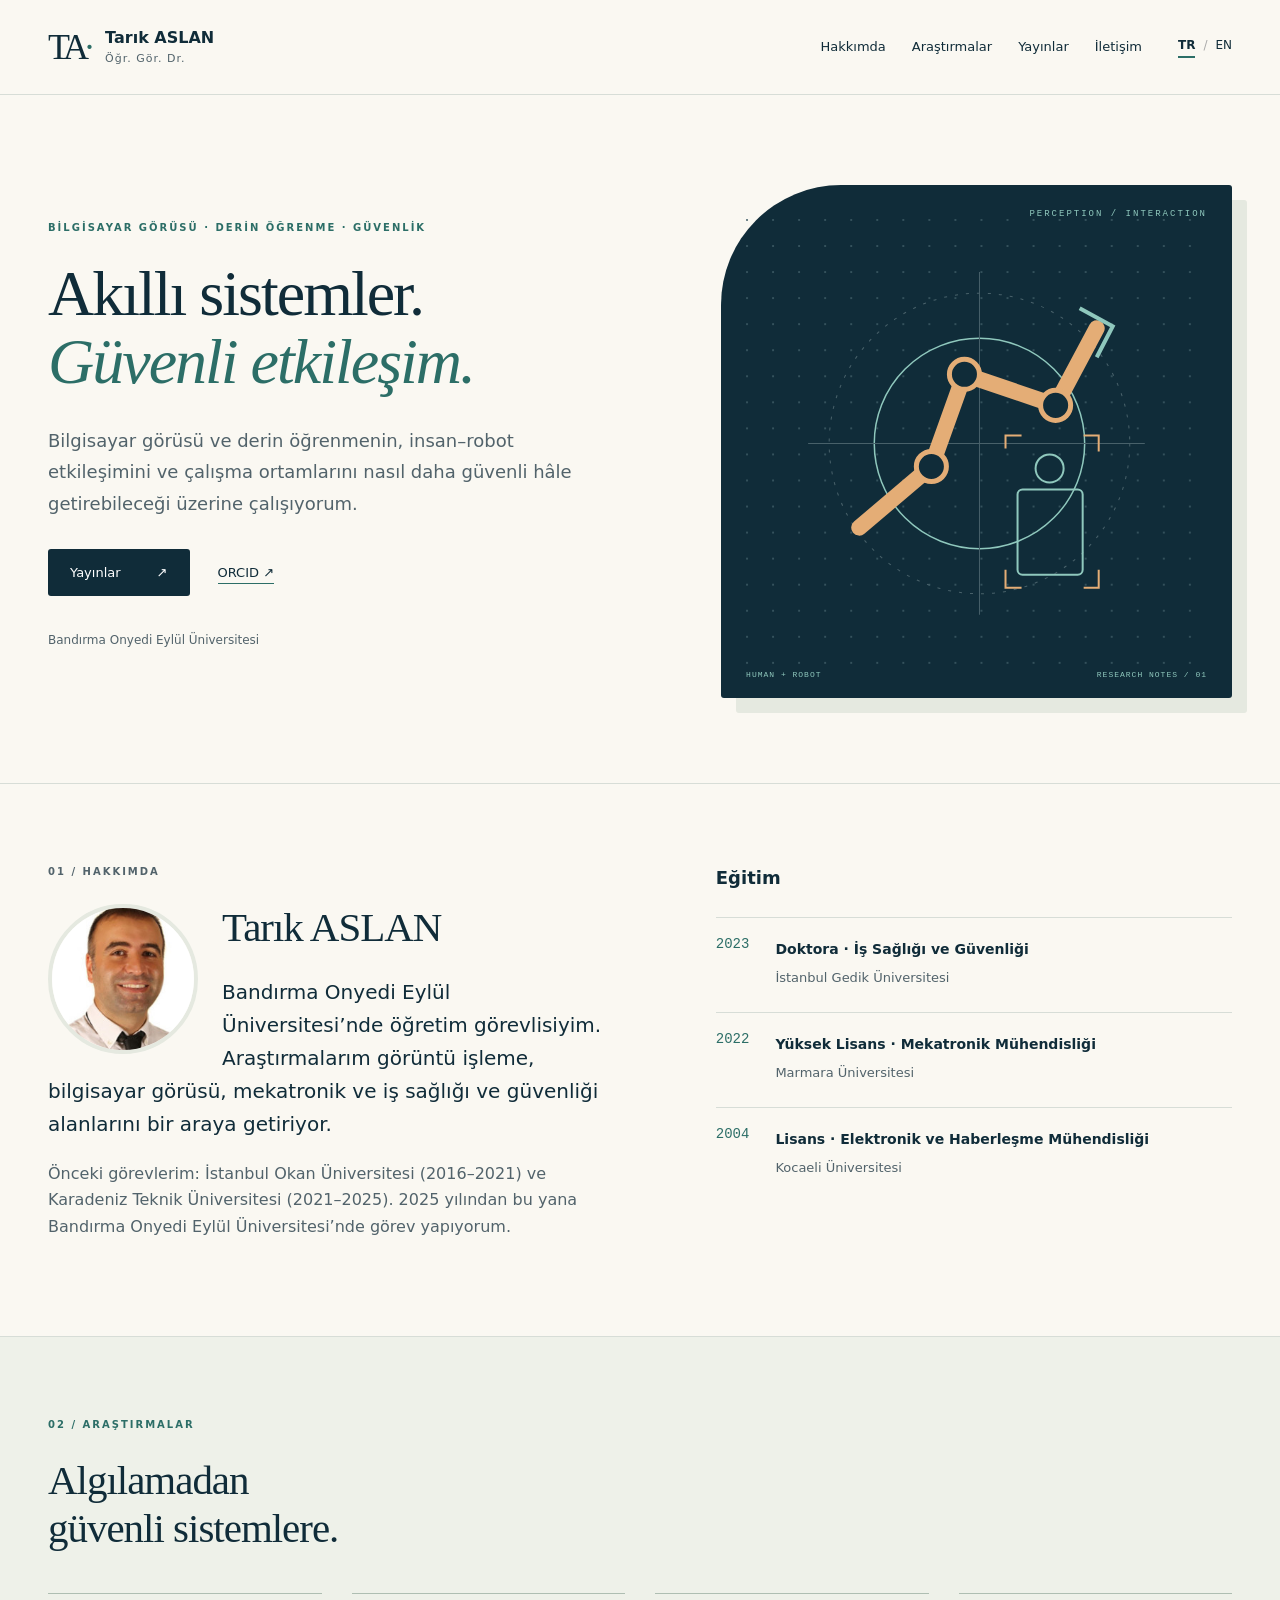
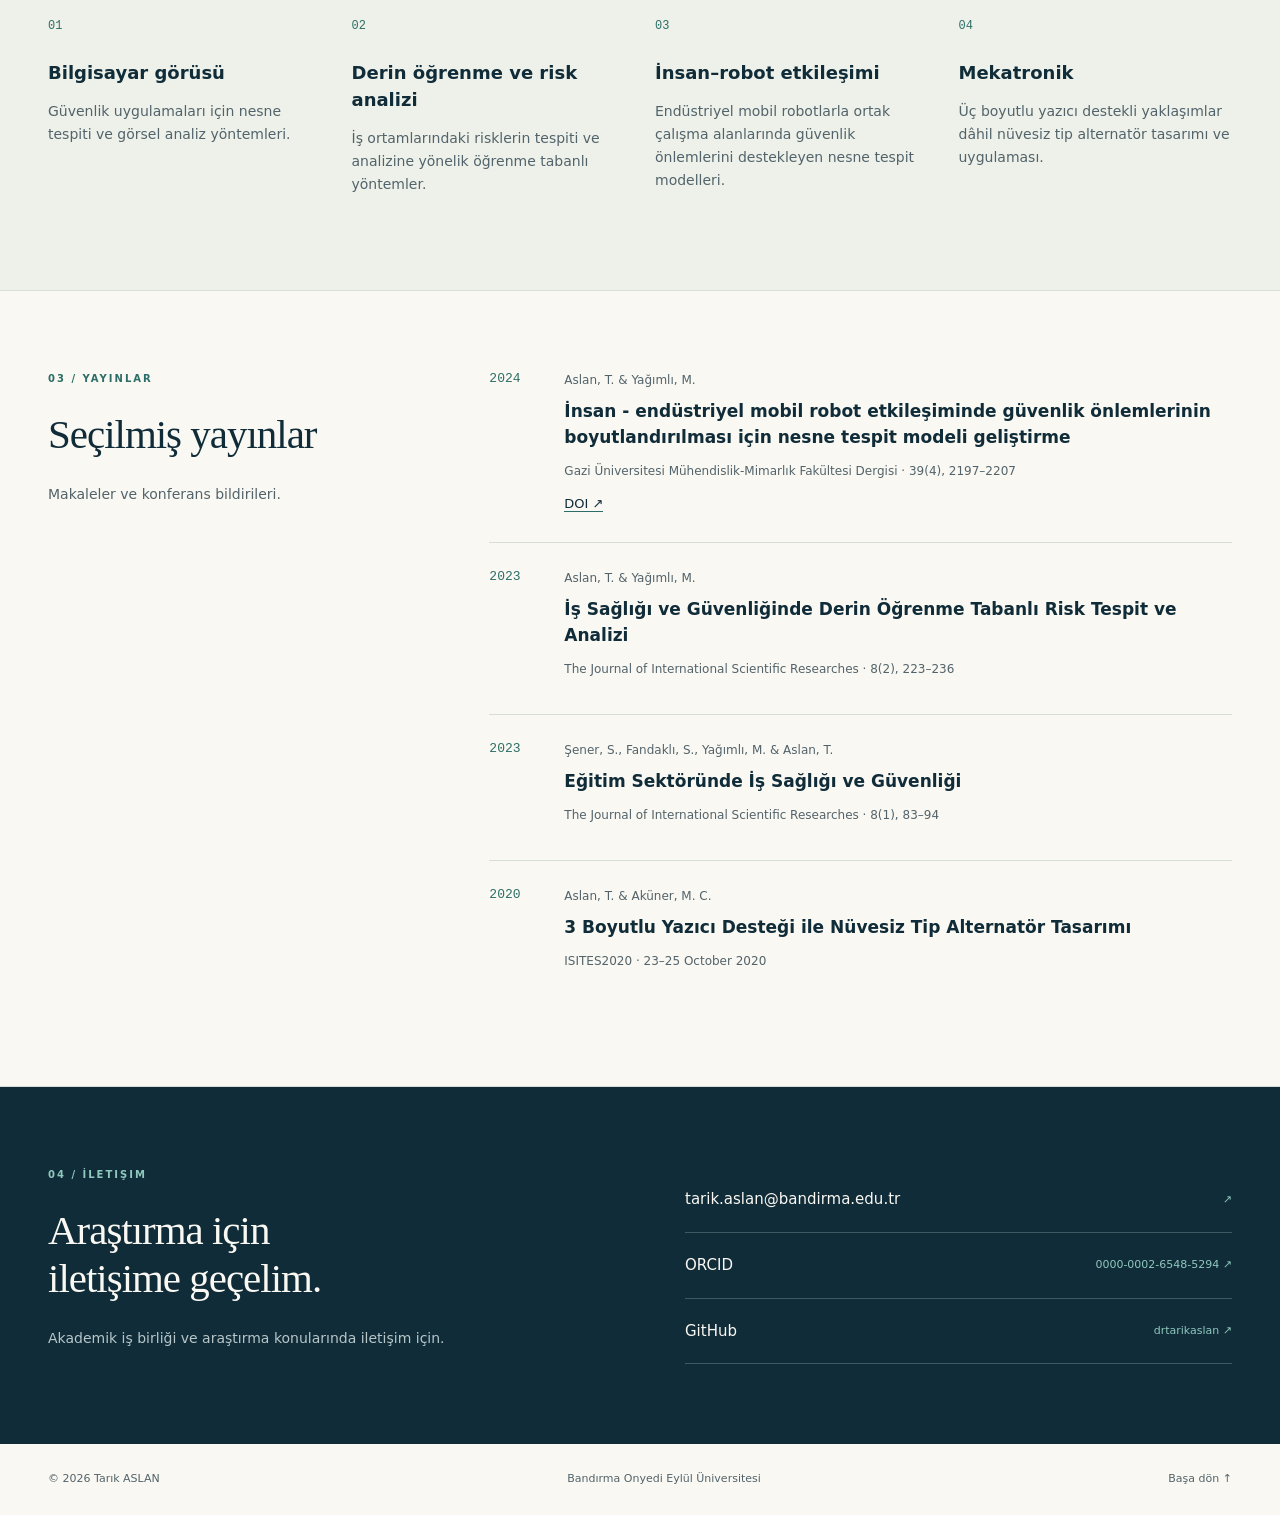
<file: index.html>
<!doctype html><html lang="tr"><head><meta charset="utf-8"><meta name="viewport" content="width=device-width, initial-scale=1"><title>Tarık ASLAN | Bilgisayar Görüsü ve Güvenli Robotik</title><meta name="description" content="Bandırma Onyedi Eylül Üniversitesi’nde öğretim görevlisiyim. Araştırmalarım görüntü işleme, bilgisayar görüsü, mekatronik ve iş sağlığı ve güvenliği alanlarını bir araya getiriyor."><meta name="theme-color" content="#102c39"><link rel="canonical" href="https://tarikaslan.com/"><link rel="alternate" hreflang="tr" href="https://tarikaslan.com/"><link rel="alternate" hreflang="en" href="https://tarikaslan.com/en/"><link rel="alternate" hreflang="x-default" href="https://tarikaslan.com/"><meta property="og:title" content="Tarık ASLAN · Academic Portfolio"><meta property="og:description" content="Bilgisayar görüsü ve derin öğrenmenin, insan–robot etkileşimini ve çalışma ortamlarını nasıl daha güvenli hâle getirebileceği üzerine çalışıyorum."><meta property="og:type" content="website"><meta property="og:url" content="https://tarikaslan.com/"><link rel="icon" href="./favicon.svg" type="image/svg+xml"><link rel="stylesheet" href="./style.css"></head><body>
<a class="skip" href="#main">İçeriğe geç</a><header class="site-header"><a href="./" class="brand"><span class="brand-mark">TA<span>·</span></span><span>Tarık ASLAN<small>Öğr. Gör. Dr.</small></span></a><nav aria-label="Ana gezinme"><a href="#about">Hakkımda</a><a href="#research">Araştırmalar</a><a href="#publications">Yayınlar</a><a href="#contact">İletişim</a></nav><div class="language" aria-label="Language"><a href="./" hreflang="tr" aria-current="page">TR</a><span>/</span><a href="./en/" hreflang="en" >EN</a></div></header>
<main id="main"><section class="hero"><div class="hero-copy"><p class="eyebrow">BİLGİSAYAR GÖRÜSÜ · DERİN ÖĞRENME · GÜVENLİK</p><h1>Akıllı sistemler.<br><em>Güvenli etkileşim.</em></h1><p class="lead">Bilgisayar görüsü ve derin öğrenmenin, insan–robot etkileşimini ve çalışma ortamlarını nasıl daha güvenli hâle getirebileceği üzerine çalışıyorum.</p><div class="hero-actions"><a class="button" href="#publications">Yayınlar <span>↗</span></a><a class="text-link" href="https://orcid.org/0000-0002-6548-5294">ORCID ↗</a></div><p class="affiliation">Bandırma Onyedi Eylül Üniversitesi</p></div><div class="hero-visual" aria-hidden="true"><div class="visual-label">PERCEPTION / INTERACTION</div><svg viewBox="0 0 460 450" fill="none"><defs><pattern id="grid" width="26" height="26" patternUnits="userSpaceOnUse"><circle cx="1" cy="1" r="1" fill="#3d5b65"/></pattern></defs><rect width="460" height="450" fill="url(#grid)"/><circle cx="233" cy="224" r="150" stroke="#48616a" stroke-dasharray="3 8"/><circle cx="233" cy="224" r="105" stroke="#8fc8bd" stroke-width="1.5"/><path d="M62 224H398M233 53V395" stroke="#48616a"/><path d="M113 308L185 247L218 155L309 186L350 109" stroke="#e4ad76" stroke-width="16" stroke-linecap="round" stroke-linejoin="round"/><circle cx="185" cy="247" r="15" fill="#102c39" stroke="#e4ad76" stroke-width="5"/><circle cx="218" cy="155" r="15" fill="#102c39" stroke="#e4ad76" stroke-width="5"/><circle cx="309" cy="186" r="15" fill="#102c39" stroke="#e4ad76" stroke-width="5"/><path d="M333 89L366 107L350 138" stroke="#8fc8bd" stroke-width="4"/><rect x="271" y="270" width="65" height="85" rx="5" stroke="#8fc8bd" stroke-width="2"/><circle cx="303" cy="249" r="14" stroke="#8fc8bd" stroke-width="2"/><path d="M259 229V216H275M337 216H352V232M259 350V368H275M337 368H352V350" stroke="#e4ad76" stroke-width="2"/></svg><div class="visual-bottom"><span>HUMAN + ROBOT</span><span>RESEARCH NOTES / 01</span></div></div></section>
<section id="about" class="section about"><div><p class="eyebrow">01 / HAKKIMDA</p><img class="portrait" src="./portrait.jpg" alt="Öğr. Gör. Dr. Tarık Aslan" width="200" height="200" loading="lazy"><h2>Tarık ASLAN</h2><p class="about-intro">Bandırma Onyedi Eylül Üniversitesi’nde öğretim görevlisiyim. Araştırmalarım görüntü işleme, bilgisayar görüsü, mekatronik ve iş sağlığı ve güvenliği alanlarını bir araya getiriyor.</p><p>Önceki görevlerim: İstanbul Okan Üniversitesi (2016–2021) ve Karadeniz Teknik Üniversitesi (2021–2025). 2025 yılından bu yana Bandırma Onyedi Eylül Üniversitesi’nde görev yapıyorum.</p></div><div class="education"><h3>Eğitim</h3><ul><li><span>2023</span><div><strong>Doktora · İş Sağlığı ve Güvenliği</strong><p>İstanbul Gedik Üniversitesi</p></div></li><li><span>2022</span><div><strong>Yüksek Lisans · Mekatronik Mühendisliği</strong><p>Marmara Üniversitesi</p></div></li><li><span>2004</span><div><strong>Lisans · Elektronik ve Haberleşme Mühendisliği</strong><p>Kocaeli Üniversitesi</p></div></li></ul></div></section>
<section id="research" class="section research"><div class="section-heading"><p class="eyebrow">02 / ARAŞTIRMALAR</p><h2>Algılamadan<br>güvenli sistemlere.</h2></div><div class="research-grid"><article class="research-card"><span class="number">01</span><h3>Bilgisayar görüsü</h3><p>Güvenlik uygulamaları için nesne tespiti ve görsel analiz yöntemleri.</p></article><article class="research-card"><span class="number">02</span><h3>Derin öğrenme ve risk analizi</h3><p>İş ortamlarındaki risklerin tespiti ve analizine yönelik öğrenme tabanlı yöntemler.</p></article><article class="research-card"><span class="number">03</span><h3>İnsan–robot etkileşimi</h3><p>Endüstriyel mobil robotlarla ortak çalışma alanlarında güvenlik önlemlerini destekleyen nesne tespit modelleri.</p></article><article class="research-card"><span class="number">04</span><h3>Mekatronik</h3><p>Üç boyutlu yazıcı destekli yaklaşımlar dâhil nüvesiz tip alternatör tasarımı ve uygulaması.</p></article></div></section>
<section id="publications" class="section publications"><div class="section-heading"><p class="eyebrow">03 / YAYINLAR</p><h2>Seçilmiş yayınlar</h2><p>Makaleler ve konferans bildirileri.</p></div><div><article class="publication"><span class="year">2024</span><div><p class="authors">Aslan, T. &amp; Yağımlı, M.</p><h3>İnsan - endüstriyel mobil robot etkileşiminde güvenlik önlemlerinin boyutlandırılması için nesne tespit modeli geliştirme</h3><p class="journal">Gazi Üniversitesi Mühendislik-Mimarlık Fakültesi Dergisi · 39(4), 2197–2207</p><a class="text-link" href="https://doi.org/10.17341/gazimmfd.1306981">DOI ↗</a></div></article><article class="publication"><span class="year">2023</span><div><p class="authors">Aslan, T. &amp; Yağımlı, M.</p><h3>İş Sağlığı ve Güvenliğinde Derin Öğrenme Tabanlı Risk Tespit ve Analizi</h3><p class="journal">The Journal of International Scientific Researches · 8(2), 223–236</p></div></article><article class="publication"><span class="year">2023</span><div><p class="authors">Şener, S., Fandaklı, S., Yağımlı, M. &amp; Aslan, T.</p><h3>Eğitim Sektöründe İş Sağlığı ve Güvenliği</h3><p class="journal">The Journal of International Scientific Researches · 8(1), 83–94</p></div></article><article class="publication"><span class="year">2020</span><div><p class="authors">Aslan, T. &amp; Aküner, M. C.</p><h3>3 Boyutlu Yazıcı Desteği ile Nüvesiz Tip Alternatör Tasarımı</h3><p class="journal">ISITES2020 · 23–25 October 2020</p></div></article></div></section>
<section id="contact" class="section contact"><div><p class="eyebrow">04 / İLETIŞIM</p><h2>Araştırma için<br>iletişime geçelim.</h2><p>Akademik iş birliği ve araştırma konularında iletişim için.</p></div><div class="contact-links"><a href="mailto:tarik.aslan@bandirma.edu.tr">tarik.aslan@bandirma.edu.tr <span>↗</span></a><a href="https://orcid.org/0000-0002-6548-5294">ORCID <span>0000-0002-6548-5294 ↗</span></a><a href="https://github.com/drtarikaslan">GitHub <span>drtarikaslan ↗</span></a></div></section></main><footer><span>© 2026 Tarık ASLAN</span><span>Bandırma Onyedi Eylül Üniversitesi</span><a href="#main">Başa dön ↑</a></footer></body></html>
</file>
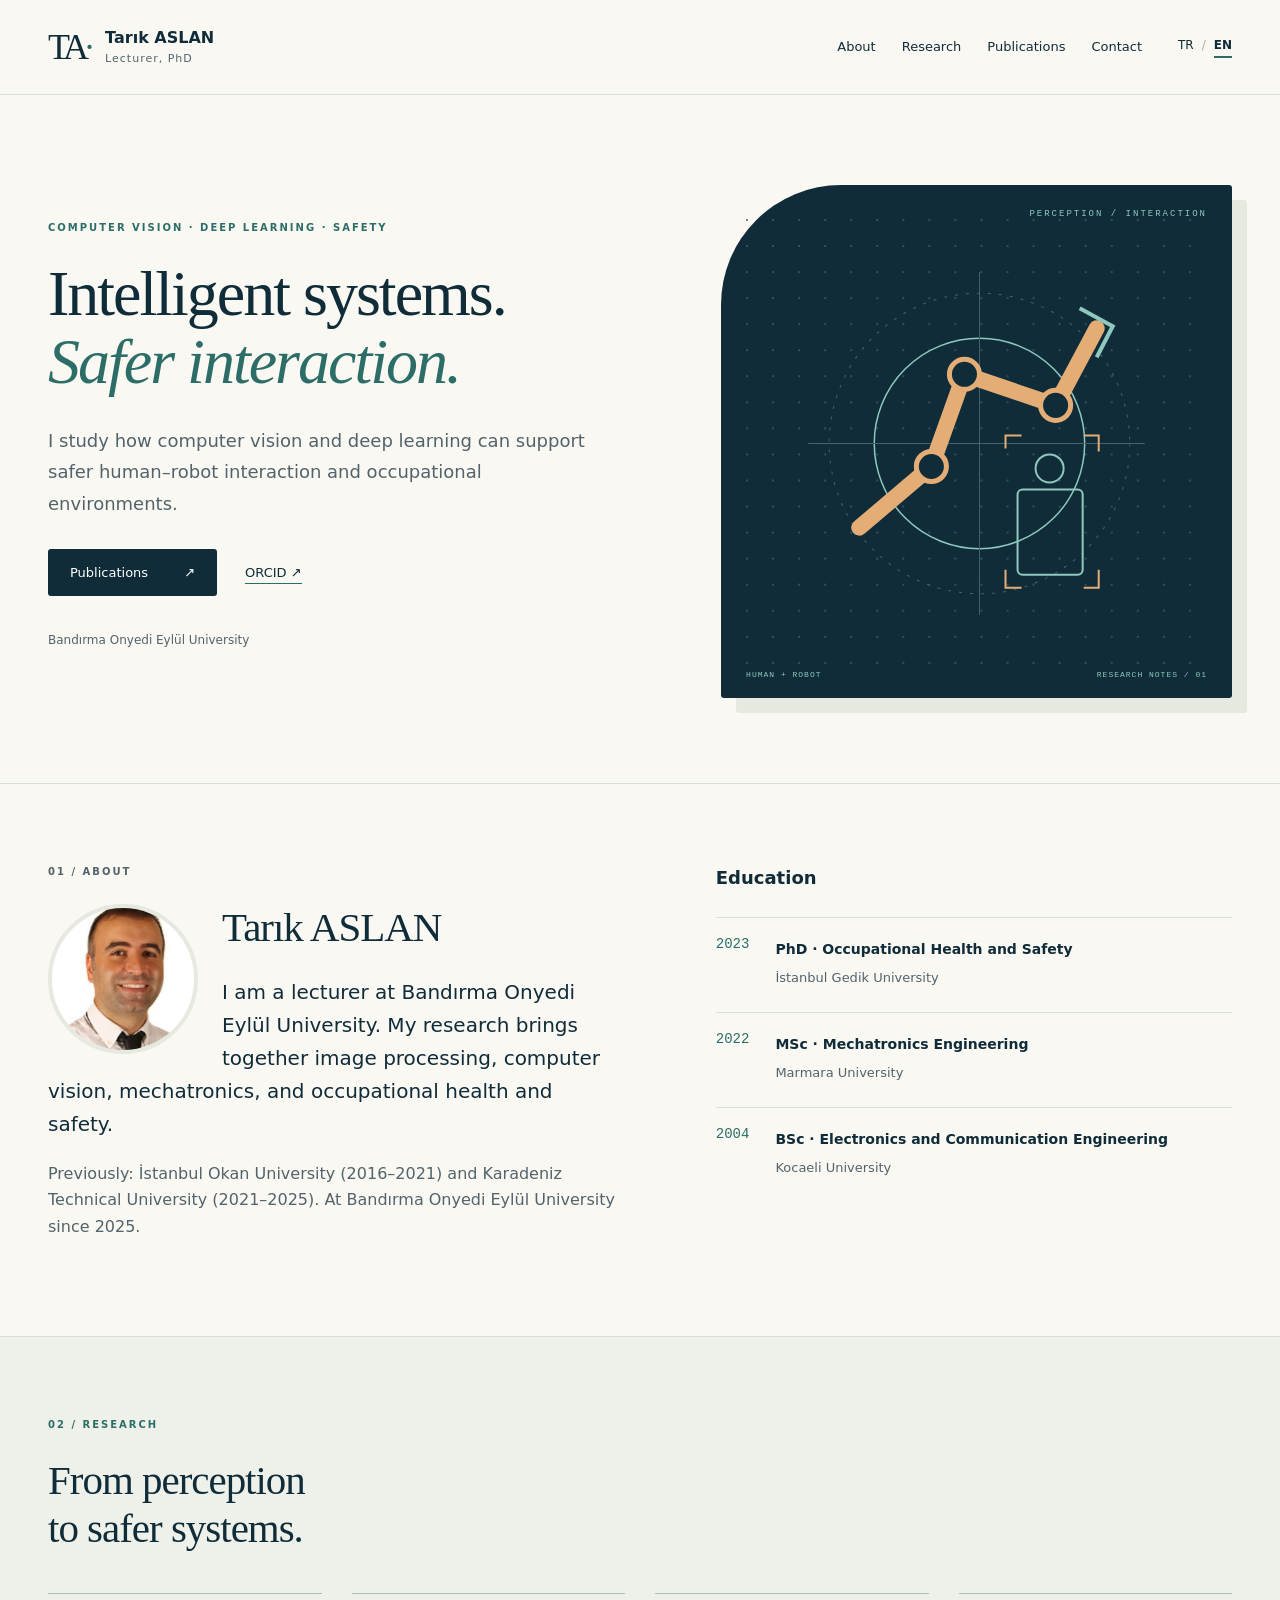
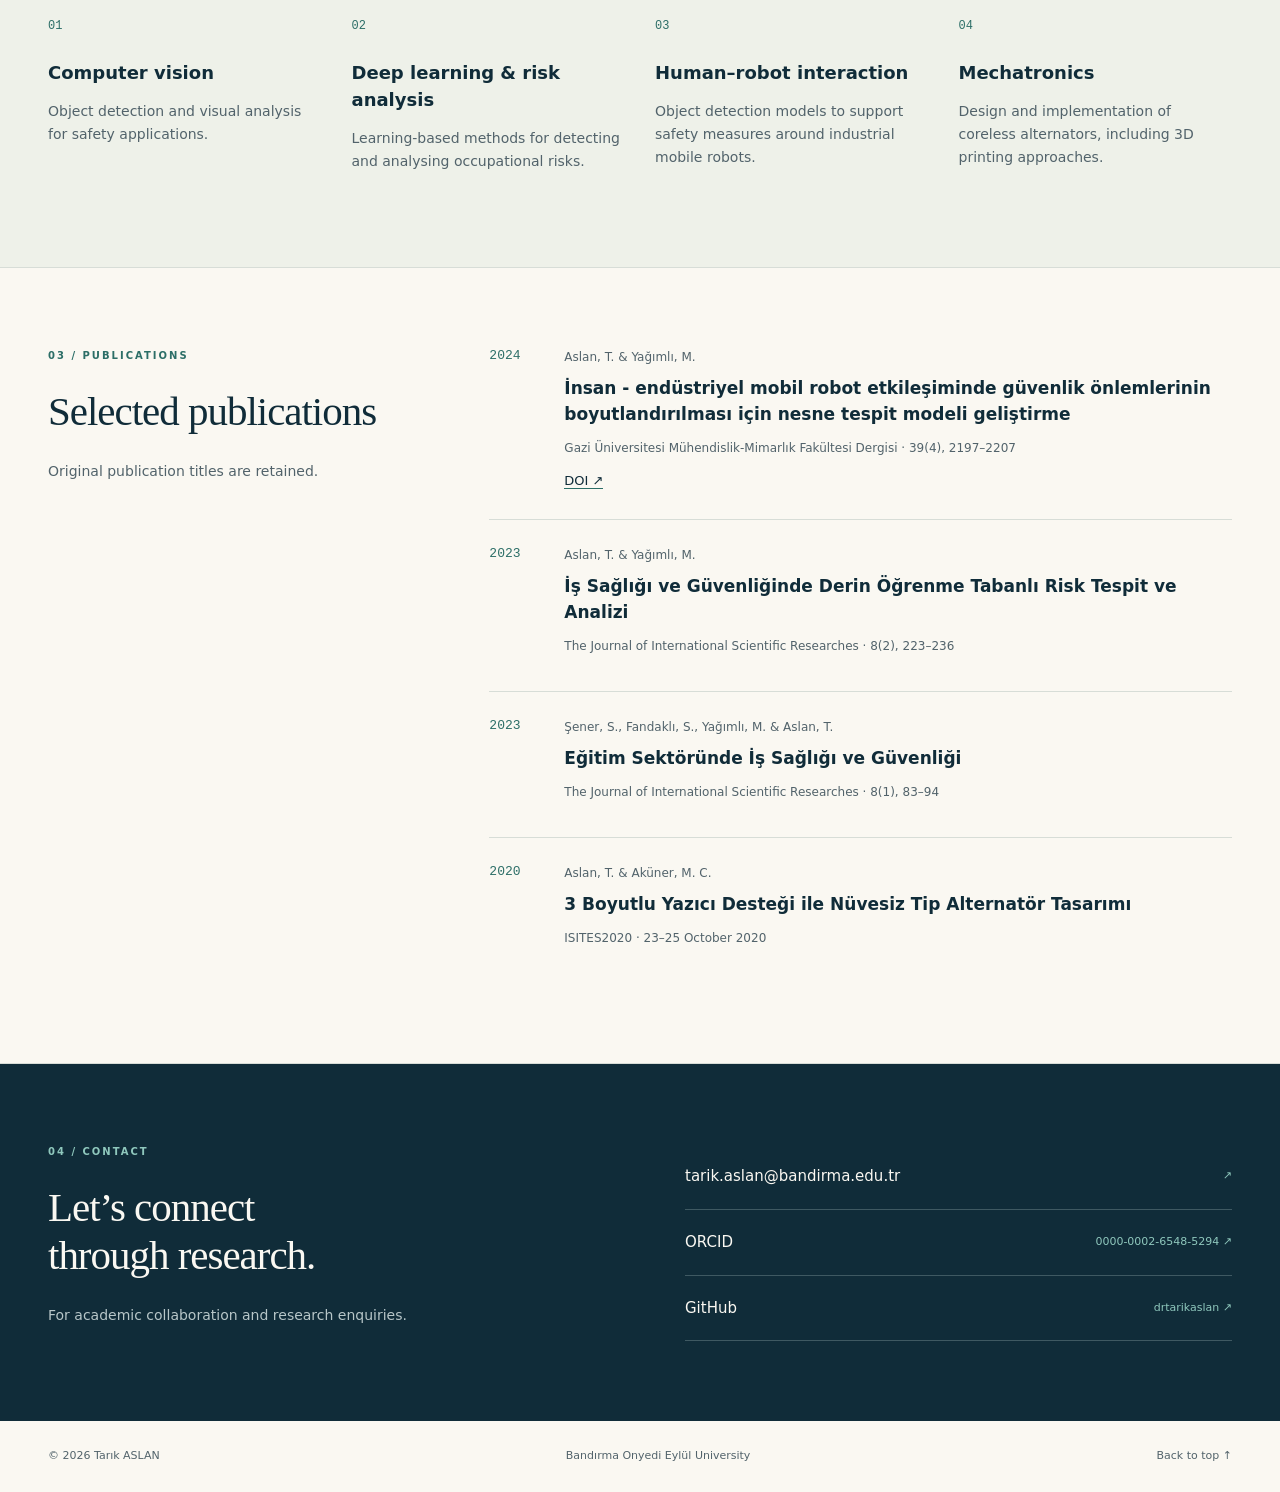
<file: en/index.html>
<!doctype html><html lang="en"><head><meta charset="utf-8"><meta name="viewport" content="width=device-width, initial-scale=1"><title>Tarık ASLAN | Computer Vision & Safe Robotics</title><meta name="description" content="I am a lecturer at Bandırma Onyedi Eylül University. My research brings together image processing, computer vision, mechatronics, and occupational health and safety."><meta name="theme-color" content="#102c39"><link rel="canonical" href="https://tarikaslan.com/en/"><link rel="alternate" hreflang="tr" href="https://tarikaslan.com/"><link rel="alternate" hreflang="en" href="https://tarikaslan.com/en/"><link rel="alternate" hreflang="x-default" href="https://tarikaslan.com/"><meta property="og:title" content="Tarık ASLAN · Academic Portfolio"><meta property="og:description" content="I study how computer vision and deep learning can support safer human–robot interaction and occupational environments."><meta property="og:type" content="website"><meta property="og:url" content="https://tarikaslan.com/en/"><link rel="icon" href="../favicon.svg" type="image/svg+xml"><link rel="stylesheet" href="../style.css"></head><body>
<a class="skip" href="#main">Skip to content</a><header class="site-header"><a href="../" class="brand"><span class="brand-mark">TA<span>·</span></span><span>Tarık ASLAN<small>Lecturer, PhD</small></span></a><nav aria-label="Main navigation"><a href="#about">About</a><a href="#research">Research</a><a href="#publications">Publications</a><a href="#contact">Contact</a></nav><div class="language" aria-label="Language"><a href="../" hreflang="tr" >TR</a><span>/</span><a href="../en/" hreflang="en" aria-current="page">EN</a></div></header>
<main id="main"><section class="hero"><div class="hero-copy"><p class="eyebrow">COMPUTER VISION · DEEP LEARNING · SAFETY</p><h1>Intelligent systems.<br><em>Safer interaction.</em></h1><p class="lead">I study how computer vision and deep learning can support safer human–robot interaction and occupational environments.</p><div class="hero-actions"><a class="button" href="#publications">Publications <span>↗</span></a><a class="text-link" href="https://orcid.org/0000-0002-6548-5294">ORCID ↗</a></div><p class="affiliation">Bandırma Onyedi Eylül University</p></div><div class="hero-visual" aria-hidden="true"><div class="visual-label">PERCEPTION / INTERACTION</div><svg viewBox="0 0 460 450" fill="none"><defs><pattern id="grid" width="26" height="26" patternUnits="userSpaceOnUse"><circle cx="1" cy="1" r="1" fill="#3d5b65"/></pattern></defs><rect width="460" height="450" fill="url(#grid)"/><circle cx="233" cy="224" r="150" stroke="#48616a" stroke-dasharray="3 8"/><circle cx="233" cy="224" r="105" stroke="#8fc8bd" stroke-width="1.5"/><path d="M62 224H398M233 53V395" stroke="#48616a"/><path d="M113 308L185 247L218 155L309 186L350 109" stroke="#e4ad76" stroke-width="16" stroke-linecap="round" stroke-linejoin="round"/><circle cx="185" cy="247" r="15" fill="#102c39" stroke="#e4ad76" stroke-width="5"/><circle cx="218" cy="155" r="15" fill="#102c39" stroke="#e4ad76" stroke-width="5"/><circle cx="309" cy="186" r="15" fill="#102c39" stroke="#e4ad76" stroke-width="5"/><path d="M333 89L366 107L350 138" stroke="#8fc8bd" stroke-width="4"/><rect x="271" y="270" width="65" height="85" rx="5" stroke="#8fc8bd" stroke-width="2"/><circle cx="303" cy="249" r="14" stroke="#8fc8bd" stroke-width="2"/><path d="M259 229V216H275M337 216H352V232M259 350V368H275M337 368H352V350" stroke="#e4ad76" stroke-width="2"/></svg><div class="visual-bottom"><span>HUMAN + ROBOT</span><span>RESEARCH NOTES / 01</span></div></div></section>
<section id="about" class="section about"><div><p class="eyebrow">01 / ABOUT</p><img class="portrait" src="../portrait.jpg" alt="Lecturer Dr. Tarık Aslan" width="200" height="200" loading="lazy"><h2>Tarık ASLAN</h2><p class="about-intro">I am a lecturer at Bandırma Onyedi Eylül University. My research brings together image processing, computer vision, mechatronics, and occupational health and safety.</p><p>Previously: İstanbul Okan University (2016–2021) and Karadeniz Technical University (2021–2025). At Bandırma Onyedi Eylül University since 2025.</p></div><div class="education"><h3>Education</h3><ul><li><span>2023</span><div><strong>PhD · Occupational Health and Safety</strong><p>İstanbul Gedik University</p></div></li><li><span>2022</span><div><strong>MSc · Mechatronics Engineering</strong><p>Marmara University</p></div></li><li><span>2004</span><div><strong>BSc · Electronics and Communication Engineering</strong><p>Kocaeli University</p></div></li></ul></div></section>
<section id="research" class="section research"><div class="section-heading"><p class="eyebrow">02 / RESEARCH</p><h2>From perception<br>to safer systems.</h2></div><div class="research-grid"><article class="research-card"><span class="number">01</span><h3>Computer vision</h3><p>Object detection and visual analysis for safety applications.</p></article><article class="research-card"><span class="number">02</span><h3>Deep learning & risk analysis</h3><p>Learning-based methods for detecting and analysing occupational risks.</p></article><article class="research-card"><span class="number">03</span><h3>Human–robot interaction</h3><p>Object detection models to support safety measures around industrial mobile robots.</p></article><article class="research-card"><span class="number">04</span><h3>Mechatronics</h3><p>Design and implementation of coreless alternators, including 3D printing approaches.</p></article></div></section>
<section id="publications" class="section publications"><div class="section-heading"><p class="eyebrow">03 / PUBLICATIONS</p><h2>Selected publications</h2><p>Original publication titles are retained.</p></div><div><article class="publication"><span class="year">2024</span><div><p class="authors">Aslan, T. &amp; Yağımlı, M.</p><h3>İnsan - endüstriyel mobil robot etkileşiminde güvenlik önlemlerinin boyutlandırılması için nesne tespit modeli geliştirme</h3><p class="journal">Gazi Üniversitesi Mühendislik-Mimarlık Fakültesi Dergisi · 39(4), 2197–2207</p><a class="text-link" href="https://doi.org/10.17341/gazimmfd.1306981">DOI ↗</a></div></article><article class="publication"><span class="year">2023</span><div><p class="authors">Aslan, T. &amp; Yağımlı, M.</p><h3>İş Sağlığı ve Güvenliğinde Derin Öğrenme Tabanlı Risk Tespit ve Analizi</h3><p class="journal">The Journal of International Scientific Researches · 8(2), 223–236</p></div></article><article class="publication"><span class="year">2023</span><div><p class="authors">Şener, S., Fandaklı, S., Yağımlı, M. &amp; Aslan, T.</p><h3>Eğitim Sektöründe İş Sağlığı ve Güvenliği</h3><p class="journal">The Journal of International Scientific Researches · 8(1), 83–94</p></div></article><article class="publication"><span class="year">2020</span><div><p class="authors">Aslan, T. &amp; Aküner, M. C.</p><h3>3 Boyutlu Yazıcı Desteği ile Nüvesiz Tip Alternatör Tasarımı</h3><p class="journal">ISITES2020 · 23–25 October 2020</p></div></article></div></section>
<section id="contact" class="section contact"><div><p class="eyebrow">04 / CONTACT</p><h2>Let’s connect<br>through research.</h2><p>For academic collaboration and research enquiries.</p></div><div class="contact-links"><a href="mailto:tarik.aslan@bandirma.edu.tr">tarik.aslan@bandirma.edu.tr <span>↗</span></a><a href="https://orcid.org/0000-0002-6548-5294">ORCID <span>0000-0002-6548-5294 ↗</span></a><a href="https://github.com/drtarikaslan">GitHub <span>drtarikaslan ↗</span></a></div></section></main><footer><span>© 2026 Tarık ASLAN</span><span>Bandırma Onyedi Eylül University</span><a href="#main">Back to top ↑</a></footer></body></html>
</file>
<file: style.css>
:root{--ink:#102c39;--paper:#faf8f2;--muted:#52636b;--line:#d7ddd7;--teal:#2c6e67;--mint:#8fc8bd}*{box-sizing:border-box}html{scroll-behavior:smooth;scroll-padding-top:100px}body{margin:0;background:var(--paper);color:var(--ink);font:16px/1.65 system-ui,-apple-system,BlinkMacSystemFont,"Segoe UI",sans-serif}a{color:inherit;text-decoration:none}a:hover{text-decoration:underline;text-underline-offset:5px}a:focus-visible{outline:3px solid var(--teal);outline-offset:5px}.skip{position:absolute;left:15px;top:-100px;background:white;padding:12px;z-index:10}.skip:focus{top:10px}.site-header{max-width:1320px;margin:auto;padding:26px 48px;display:flex;align-items:center;gap:36px;border-bottom:1px solid var(--line)}.brand{display:flex;align-items:center;gap:15px;line-height:1.25;font-weight:650;white-space:nowrap}.brand-mark{font:36px Georgia,serif;letter-spacing:-4px}.brand-mark span{color:var(--teal)}.brand small{display:block;margin-top:4px;font-size:11px;font-weight:500;color:var(--muted);letter-spacing:1px}nav{display:flex;gap:26px;margin-left:auto;font-size:13px}.language{display:flex;gap:8px;font-size:12px;white-space:nowrap}.language [aria-current]{font-weight:800;border-bottom:2px solid var(--teal)}.language span{color:#aaa}.hero{max-width:1320px;margin:auto;display:grid;grid-template-columns:1.2fr 1fr;gap:60px;padding:90px 48px 85px;align-items:center}.eyebrow{font-size:10px;font-weight:700;letter-spacing:2px;line-height:1.6;color:var(--teal);margin:0 0 24px}h1{font:clamp(42px,5vw,68px)/1.07 Georgia,"Times New Roman",serif;letter-spacing:-2px;margin:0 0 28px;font-weight:400}h1 em{color:var(--teal);font-weight:400}.lead{max-width:560px;font-size:18px;color:var(--muted);line-height:1.75}.hero-actions{display:flex;gap:28px;align-items:center;margin:30px 0}.button{display:inline-flex;gap:36px;background:var(--ink);color:#fff;padding:13px 22px;font-size:13px;border-radius:3px}.text-link{font-size:13px;border-bottom:1px solid var(--teal)}.affiliation{font-size:12px;color:var(--muted);margin-top:35px}.hero-visual{background:var(--ink);color:var(--mint);padding:24px 25px 19px;border-radius:120px 3px 3px 3px;box-shadow:15px 15px 0 #e5e9e0;min-width:0}.hero-visual svg{display:block;width:100%;height:auto}.visual-label{font:9px monospace;letter-spacing:2px;text-align:right}.visual-bottom{display:flex;justify-content:space-between;gap:10px;font:8px monospace;letter-spacing:1px}.section{max-width:1320px;margin:auto;padding:80px 48px;border-top:1px solid var(--line)}h2{font:clamp(32px,3.2vw,46px)/1.17 Georgia,serif;letter-spacing:-1px;margin:0 0 24px;font-weight:400}h3{font-size:18px;line-height:1.5;font-weight:600}.about{display:grid;grid-template-columns:1.1fr 1fr;gap:100px}.about p{color:var(--muted)}.about .about-intro{font-size:20px;color:var(--ink)}.education h3{margin:0 0 26px}.education ul{list-style:none;padding:0;margin:0}.education li{display:flex;gap:26px;padding:18px 0;border-top:1px solid var(--line)}.education li>span{font:14px monospace;color:var(--teal)}.education strong{font-size:14px;font-weight:600}.education p{font-size:13px;margin:5px 0}.research{background:#eef1e9}.research-grid{display:grid;grid-template-columns:repeat(4,1fr);gap:30px;margin-top:40px}.number{font:12px monospace;color:var(--teal)}.research-card{border-top:1px solid #aebeb2;padding-top:17px}.research-card h3{margin:22px 0 12px}.research-card p{font-size:14px;color:var(--muted)}.publications{display:grid;grid-template-columns:1fr 2fr;gap:70px}.section-heading>p:not(.eyebrow){font-size:14px;color:var(--muted)}.publication{display:grid;grid-template-columns:50px 1fr;gap:25px;padding:26px 0;border-top:1px solid var(--line)}.publication:first-child{padding-top:0;border:0}.year{font:13px monospace;color:var(--teal)}.authors{margin:0;color:var(--muted);font-size:12px}.publication h3{font-size:17px;font-weight:550;margin:8px 0 12px}.journal{font-size:12px;color:var(--muted);margin:0 0 8px}.contact{background:var(--ink);color:var(--paper);display:grid;grid-template-columns:1fr 1fr;gap:90px}.contact .eyebrow{color:var(--mint)}.contact p:not(.eyebrow){color:#b7c6c8;font-size:14px}.contact-links{align-self:center}.contact-links>a{display:flex;justify-content:space-between;gap:20px;align-items:center;border-bottom:1px solid #3f5962;padding:20px 0;font-size:15px;overflow-wrap:anywhere}.contact-links>a span{font-size:11px;color:var(--mint)}footer{max-width:1320px;margin:auto;display:flex;justify-content:space-between;gap:20px;padding:26px 48px;font-size:11px;color:var(--muted)}@media(max-width:1000px){.site-header{padding:24px;gap:20px}nav{gap:16px}.hero{padding:65px 24px;gap:35px}.section{padding:60px 24px}.about{gap:40px}.research-grid{grid-template-columns:repeat(2,1fr)}.publications{gap:35px}.contact{gap:40px}footer{padding:25px 24px}}@media(max-width:700px){.site-header{flex-wrap:wrap;padding:20px}.brand{font-size:14px}.language{margin-left:auto}nav{order:3;flex-basis:100%;justify-content:space-between;margin:0;font-size:12px;gap:10px}.hero{grid-template-columns:1fr;padding:48px 20px 55px;gap:40px}h1{font-size:47px;letter-spacing:-1.5px}.lead{font-size:16px}.hero-visual{max-width:420px;width:100%;justify-self:center;padding:20px}.section{padding:50px 20px}.about,.publications,.contact{grid-template-columns:1fr;gap:30px}.about .about-intro{font-size:18px}.research-grid{gap:25px 20px}.research-card h3{font-size:16px}.research-card p{font-size:13px}.publication{grid-template-columns:42px 1fr;gap:12px}.publication h3{font-size:16px}.contact-links>a{font-size:14px;flex-wrap:wrap}footer{padding:24px 20px;flex-wrap:wrap}footer span:nth-child(2){order:3;flex-basis:100%}.eyebrow{font-size:9px}h2{font-size:36px}}@media(prefers-reduced-motion:reduce){html{scroll-behavior:auto}}

.portrait{width:150px;height:150px;object-fit:cover;border-radius:50%;float:left;margin:0 24px 14px 0;border:4px solid #e5e9e0}
</file>
